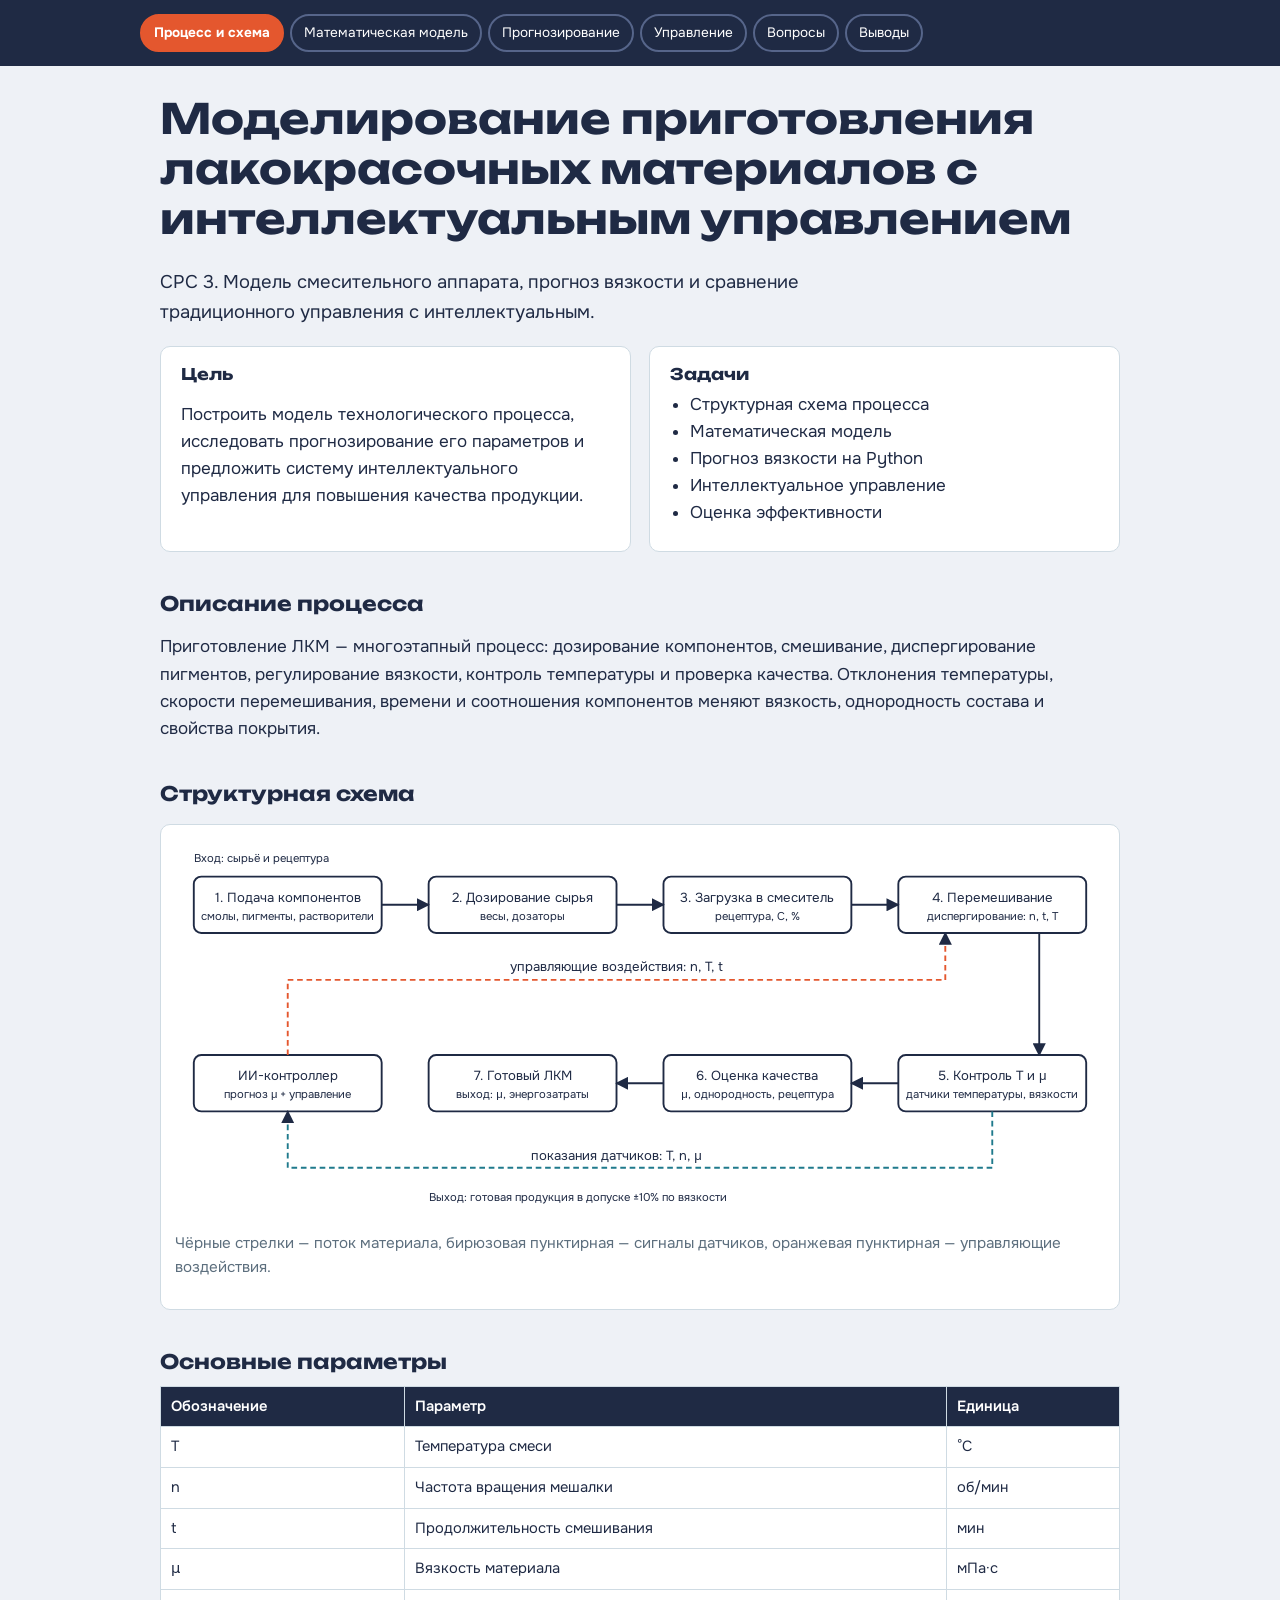
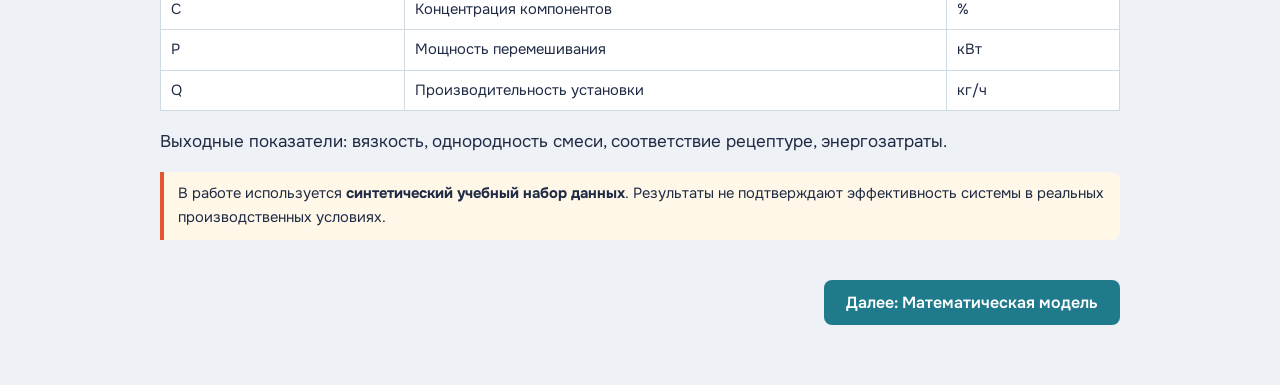
<file: index.html>
<!doctype html><html lang="ru"><head><meta charset="utf-8"><meta name="viewport" content="width=device-width,initial-scale=1"><title>Процесс и схема — Моделирование приготовления ЛКМ</title>
<link rel="stylesheet" href="https://fonts.googleapis.com/css2?family=Onest:wght@400;600&family=Unbounded:wght@500;700&display=swap&subset=cyrillic"><link rel="stylesheet" href="style.css"></head><body>
<header class="top"><nav class="steps" aria-label="Разделы"><a class="p on" href="index.html">Процесс и схема</a><a class="p" href="model.html">Математическая модель</a><a class="p" href="forecast.html">Прогнозирование</a><a class="p" href="control.html">Управление</a><a class="p" href="questions.html">Вопросы</a><a class="p" href="conclusions.html">Выводы</a></nav></header><main><h1>Моделирование приготовления лакокрасочных материалов с интеллектуальным управлением</h1>
<p class="lead">СРС 3. Модель смесительного аппарата, прогноз вязкости и сравнение традиционного управления с интеллектуальным.</p>
<div class="grid"><div class="box"><h3>Цель</h3><p>Построить модель технологического процесса, исследовать прогнозирование его параметров и предложить систему интеллектуального управления для повышения качества продукции.</p></div><div class="box"><h3>Задачи</h3><ul><li>Структурная схема процесса</li><li>Математическая модель</li><li>Прогноз вязкости на Python</li><li>Интеллектуальное управление</li><li>Оценка эффективности</li></ul></div></div>
<h2>Описание процесса</h2><p>Приготовление ЛКМ — многоэтапный процесс: дозирование компонентов, смешивание, диспергирование пигментов, регулирование вязкости, контроль температуры и проверка качества. Отклонения температуры, скорости перемешивания, времени и соотношения компонентов меняют вязкость, однородность состава и свойства покрытия.</p>
<h2>Структурная схема</h2><figure><svg viewBox="0 0 990 400" role="img" aria-label="Структурная схема процесса приготовления ЛКМ"><defs><marker id="a" viewBox="0 0 10 10" refX="9" refY="5" markerWidth="7" markerHeight="7" orient="auto"><path d="M0 0L10 5L0 10z" fill="#1F2A44"/></marker></defs>
<rect x="20" y="40" width="200" height="60" rx="8" fill="#fff" stroke="#1F2A44" stroke-width="2"/><text x="120.0" y="67" text-anchor="middle" font-weight="600">1. Подача компонентов</text><text x="120.0" y="86" text-anchor="middle" fill="#5d6f7e" style="font-size:12px">смолы, пигменты, растворители</text><rect x="270" y="40" width="200" height="60" rx="8" fill="#fff" stroke="#1F2A44" stroke-width="2"/><text x="370.0" y="67" text-anchor="middle" font-weight="600">2. Дозирование сырья</text><text x="370.0" y="86" text-anchor="middle" fill="#5d6f7e" style="font-size:12px">весы, дозаторы</text><rect x="520" y="40" width="200" height="60" rx="8" fill="#fff" stroke="#1F2A44" stroke-width="2"/><text x="620.0" y="67" text-anchor="middle" font-weight="600">3. Загрузка в смеситель</text><text x="620.0" y="86" text-anchor="middle" fill="#5d6f7e" style="font-size:12px">рецептура, C, %</text><rect x="770" y="40" width="200" height="60" rx="8" fill="#fff" stroke="#1F2A44" stroke-width="2"/><text x="870.0" y="67" text-anchor="middle" font-weight="600">4. Перемешивание</text><text x="870.0" y="86" text-anchor="middle" fill="#5d6f7e" style="font-size:12px">диспергирование: n, t, T</text>
<rect x="770" y="230" width="200" height="60" rx="8" fill="#fff" stroke="#1F2A44" stroke-width="2"/><text x="870.0" y="257" text-anchor="middle" font-weight="600">5. Контроль T и μ</text><text x="870.0" y="276" text-anchor="middle" fill="#5d6f7e" style="font-size:12px">датчики температуры, вязкости</text><rect x="520" y="230" width="200" height="60" rx="8" fill="#fff" stroke="#1F2A44" stroke-width="2"/><text x="620.0" y="257" text-anchor="middle" font-weight="600">6. Оценка качества</text><text x="620.0" y="276" text-anchor="middle" fill="#5d6f7e" style="font-size:12px">μ, однородность, рецептура</text><rect x="270" y="230" width="200" height="60" rx="8" fill="#fff" stroke="#1F2A44" stroke-width="2"/><text x="370.0" y="257" text-anchor="middle" font-weight="600">7. Готовый ЛКМ</text><text x="370.0" y="276" text-anchor="middle" fill="#5d6f7e" style="font-size:12px">выход: μ, энергозатраты</text>
<rect x="20" y="230" width="200" height="60" rx="8" fill="#fff" stroke="#1F2A44" stroke-width="2"/><text x="120.0" y="257" text-anchor="middle" font-weight="600">ИИ-контроллер</text><text x="120.0" y="276" text-anchor="middle" fill="#5d6f7e" style="font-size:12px">прогноз μ + управление</text>
<path d="M220 70H270" fill="none" stroke="#1F2A44" stroke-width="2"  marker-end="url(#a)"/><path d="M470 70H520" fill="none" stroke="#1F2A44" stroke-width="2"  marker-end="url(#a)"/><path d="M720 70H770" fill="none" stroke="#1F2A44" stroke-width="2"  marker-end="url(#a)"/><path d="M920 100V230" fill="none" stroke="#1F2A44" stroke-width="2"  marker-end="url(#a)"/><path d="M770 260H720" fill="none" stroke="#1F2A44" stroke-width="2"  marker-end="url(#a)"/><path d="M520 260H470" fill="none" stroke="#1F2A44" stroke-width="2"  marker-end="url(#a)"/>
<path d="M870 290V350H120V290" fill="none" stroke="#1F7A8C" stroke-width="2" stroke-dasharray="6 4" marker-end="url(#a)"/><path d="M120 230V150H820V100" fill="none" stroke="#E4572E" stroke-width="2" stroke-dasharray="6 4" marker-end="url(#a)"/>
<text x="470" y="342" text-anchor="middle" fill="#1F7A8C">показания датчиков: T, n, μ</text><text x="470" y="140" text-anchor="middle" fill="#E4572E">управляющие воздействия: n, T, t</text>
<text x="20" y="25" style="font-size:12px">Вход: сырьё и рецептура</text><text x="270" y="385" style="font-size:12px">Выход: готовая продукция в допуске ±10% по вязкости</text></svg><p class="out">Чёрные стрелки — поток материала, бирюзовая пунктирная — сигналы датчиков, оранжевая пунктирная — управляющие воздействия.</p></figure>
<h2>Основные параметры</h2><div class="scroll"><table class="tbl"><tr><th>Обозначение</th><th>Параметр</th><th>Единица</th></tr><tr><td>T</td><td>Температура смеси</td><td>°C</td></tr><tr><td>n</td><td>Частота вращения мешалки</td><td>об/мин</td></tr><tr><td>t</td><td>Продолжительность смешивания</td><td>мин</td></tr><tr><td>μ</td><td>Вязкость материала</td><td>мПа·с</td></tr><tr><td>C</td><td>Концентрация компонентов</td><td>%</td></tr><tr><td>P</td><td>Мощность перемешивания</td><td>кВт</td></tr><tr><td>Q</td><td>Производительность установки</td><td>кг/ч</td></tr></table></div>
<p>Выходные показатели: вязкость, однородность смеси, соответствие рецептуре, энергозатраты.</p>
<p class="note">В работе используется <b>синтетический учебный набор данных</b>. Результаты не подтверждают эффективность системы в реальных производственных условиях.</p><div class="nav"><span></span><a class="btn" href="model.html">Далее: Математическая модель</a></div></main><script src="results.js"></script><script src="app.js"></script></body></html>
</file>
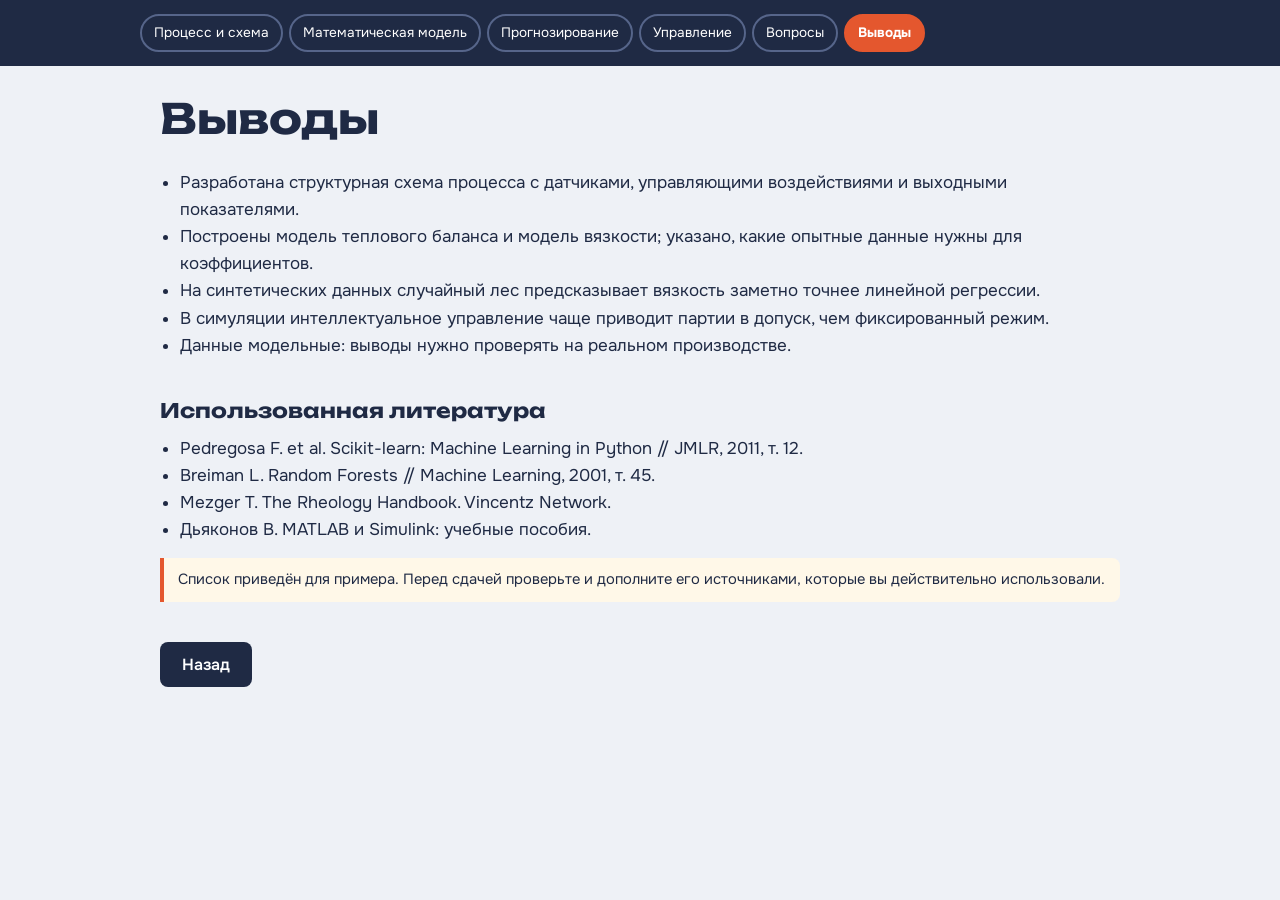
<file: conclusions.html>
<!doctype html><html lang="ru"><head><meta charset="utf-8"><meta name="viewport" content="width=device-width,initial-scale=1"><title>Выводы — Моделирование приготовления ЛКМ</title>
<link rel="stylesheet" href="https://fonts.googleapis.com/css2?family=Onest:wght@400;600&family=Unbounded:wght@500;700&display=swap&subset=cyrillic"><link rel="stylesheet" href="style.css"></head><body>
<header class="top"><nav class="steps" aria-label="Разделы"><a class="p" href="index.html">Процесс и схема</a><a class="p" href="model.html">Математическая модель</a><a class="p" href="forecast.html">Прогнозирование</a><a class="p" href="control.html">Управление</a><a class="p" href="questions.html">Вопросы</a><a class="p on" href="conclusions.html">Выводы</a></nav></header><main><h1>Выводы</h1><ul><li>Разработана структурная схема процесса с датчиками, управляющими воздействиями и выходными показателями.</li><li>Построены модель теплового баланса и модель вязкости; указано, какие опытные данные нужны для коэффициентов.</li><li>На синтетических данных случайный лес предсказывает вязкость заметно точнее линейной регрессии.</li><li>В симуляции интеллектуальное управление чаще приводит партии в допуск, чем фиксированный режим.</li><li>Данные модельные: выводы нужно проверять на реальном производстве.</li></ul>
<h2>Использованная литература</h2><ul><li>Pedregosa F. et al. Scikit-learn: Machine Learning in Python // JMLR, 2011, т. 12.</li><li>Breiman L. Random Forests // Machine Learning, 2001, т. 45.</li><li>Mezger T. The Rheology Handbook. Vincentz Network.</li><li>Дьяконов В. MATLAB и Simulink: учебные пособия.</li></ul><p class="note">Список приведён для примера. Перед сдачей проверьте и дополните его источниками, которые вы действительно использовали.</p><div class="nav"><a class="btn alt" href="questions.html">Назад</a><span></span></div></main><script src="results.js"></script><script src="app.js"></script></body></html>
</file>
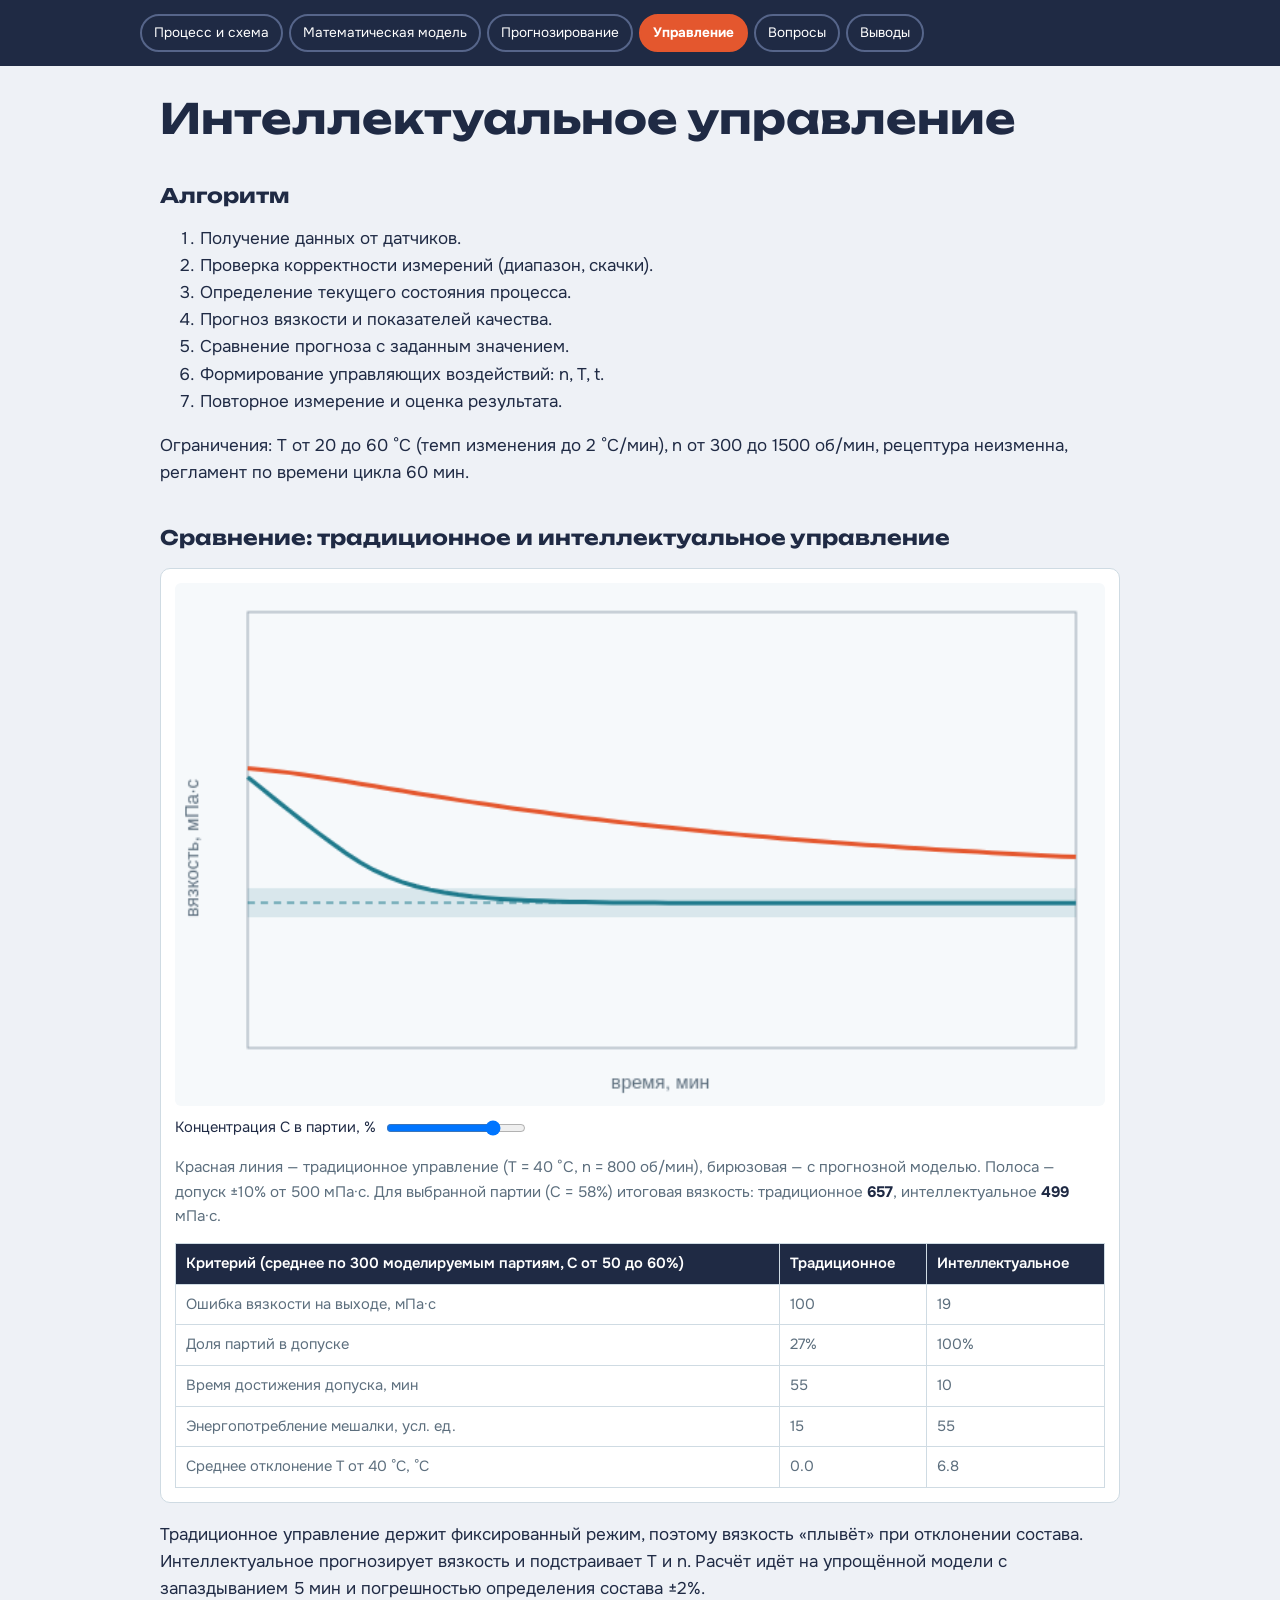
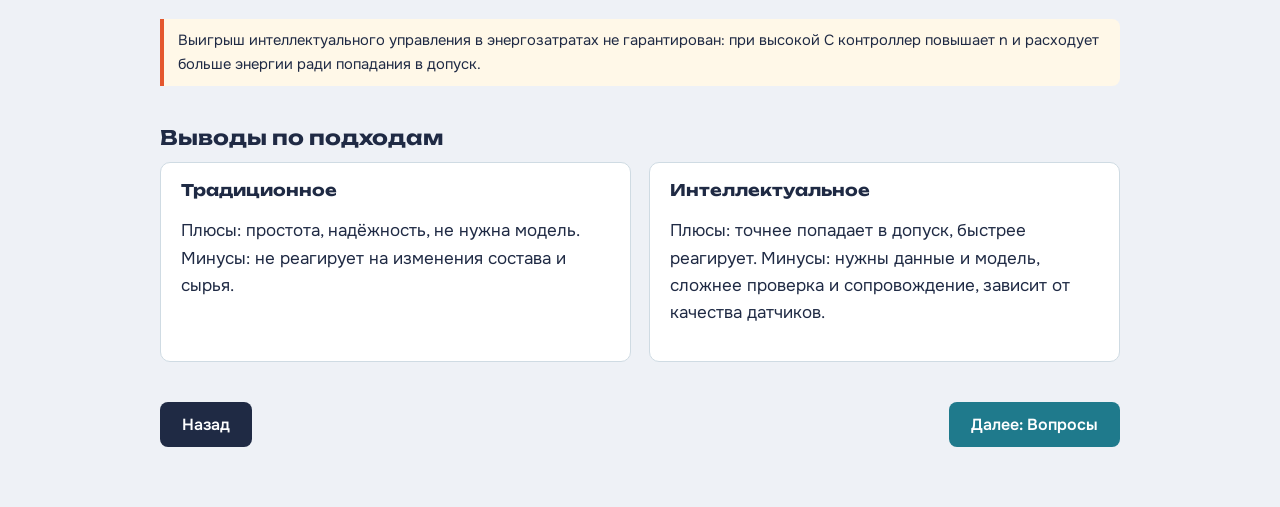
<file: control.html>
<!doctype html><html lang="ru"><head><meta charset="utf-8"><meta name="viewport" content="width=device-width,initial-scale=1"><title>Интеллектуальное управление — Моделирование приготовления ЛКМ</title>
<link rel="stylesheet" href="https://fonts.googleapis.com/css2?family=Onest:wght@400;600&family=Unbounded:wght@500;700&display=swap&subset=cyrillic"><link rel="stylesheet" href="style.css"></head><body>
<header class="top"><nav class="steps" aria-label="Разделы"><a class="p" href="index.html">Процесс и схема</a><a class="p" href="model.html">Математическая модель</a><a class="p" href="forecast.html">Прогнозирование</a><a class="p on" href="control.html">Управление</a><a class="p" href="questions.html">Вопросы</a><a class="p" href="conclusions.html">Выводы</a></nav></header><main><h1>Интеллектуальное управление</h1>
<h2>Алгоритм</h2><ol><li>Получение данных от датчиков.</li><li>Проверка корректности измерений (диапазон, скачки).</li><li>Определение текущего состояния процесса.</li><li>Прогноз вязкости и показателей качества.</li><li>Сравнение прогноза с заданным значением.</li><li>Формирование управляющих воздействий: n, T, t.</li><li>Повторное измерение и оценка результата.</li></ol>
<p>Ограничения: T от 20 до 60 °C (темп изменения до 2 °C/мин), n от 300 до 1500 об/мин, рецептура неизменна, регламент по времени цикла 60 мин.</p>
<h2>Сравнение: традиционное и интеллектуальное управление</h2><figure data-d="ctrl"><canvas width="640" height="360" role="img" aria-label="Интерактивный график"></canvas><div class="ctl"><label>Концентрация C в партии, %<input type="range" name="C" min="50" max="60" step="0.5" value="58"></label></div><div class="out"></div></figure>
<p>Традиционное управление держит фиксированный режим, поэтому вязкость «плывёт» при отклонении состава. Интеллектуальное прогнозирует вязкость и подстраивает T и n. Расчёт идёт на упрощённой модели с запаздыванием 5 мин и погрешностью определения состава ±2%.</p>
<p class="note">Выигрыш интеллектуального управления в энергозатратах не гарантирован: при высокой C контроллер повышает n и расходует больше энергии ради попадания в допуск.</p>
<h2>Выводы по подходам</h2><div class="grid"><div class="box"><h3>Традиционное</h3><p>Плюсы: простота, надёжность, не нужна модель. Минусы: не реагирует на изменения состава и сырья.</p></div><div class="box"><h3>Интеллектуальное</h3><p>Плюсы: точнее попадает в допуск, быстрее реагирует. Минусы: нужны данные и модель, сложнее проверка и сопровождение, зависит от качества датчиков.</p></div></div><div class="nav"><a class="btn alt" href="forecast.html">Назад</a><a class="btn" href="questions.html">Далее: Вопросы</a></div></main><script src="results.js"></script><script src="app.js"></script></body></html>
</file>
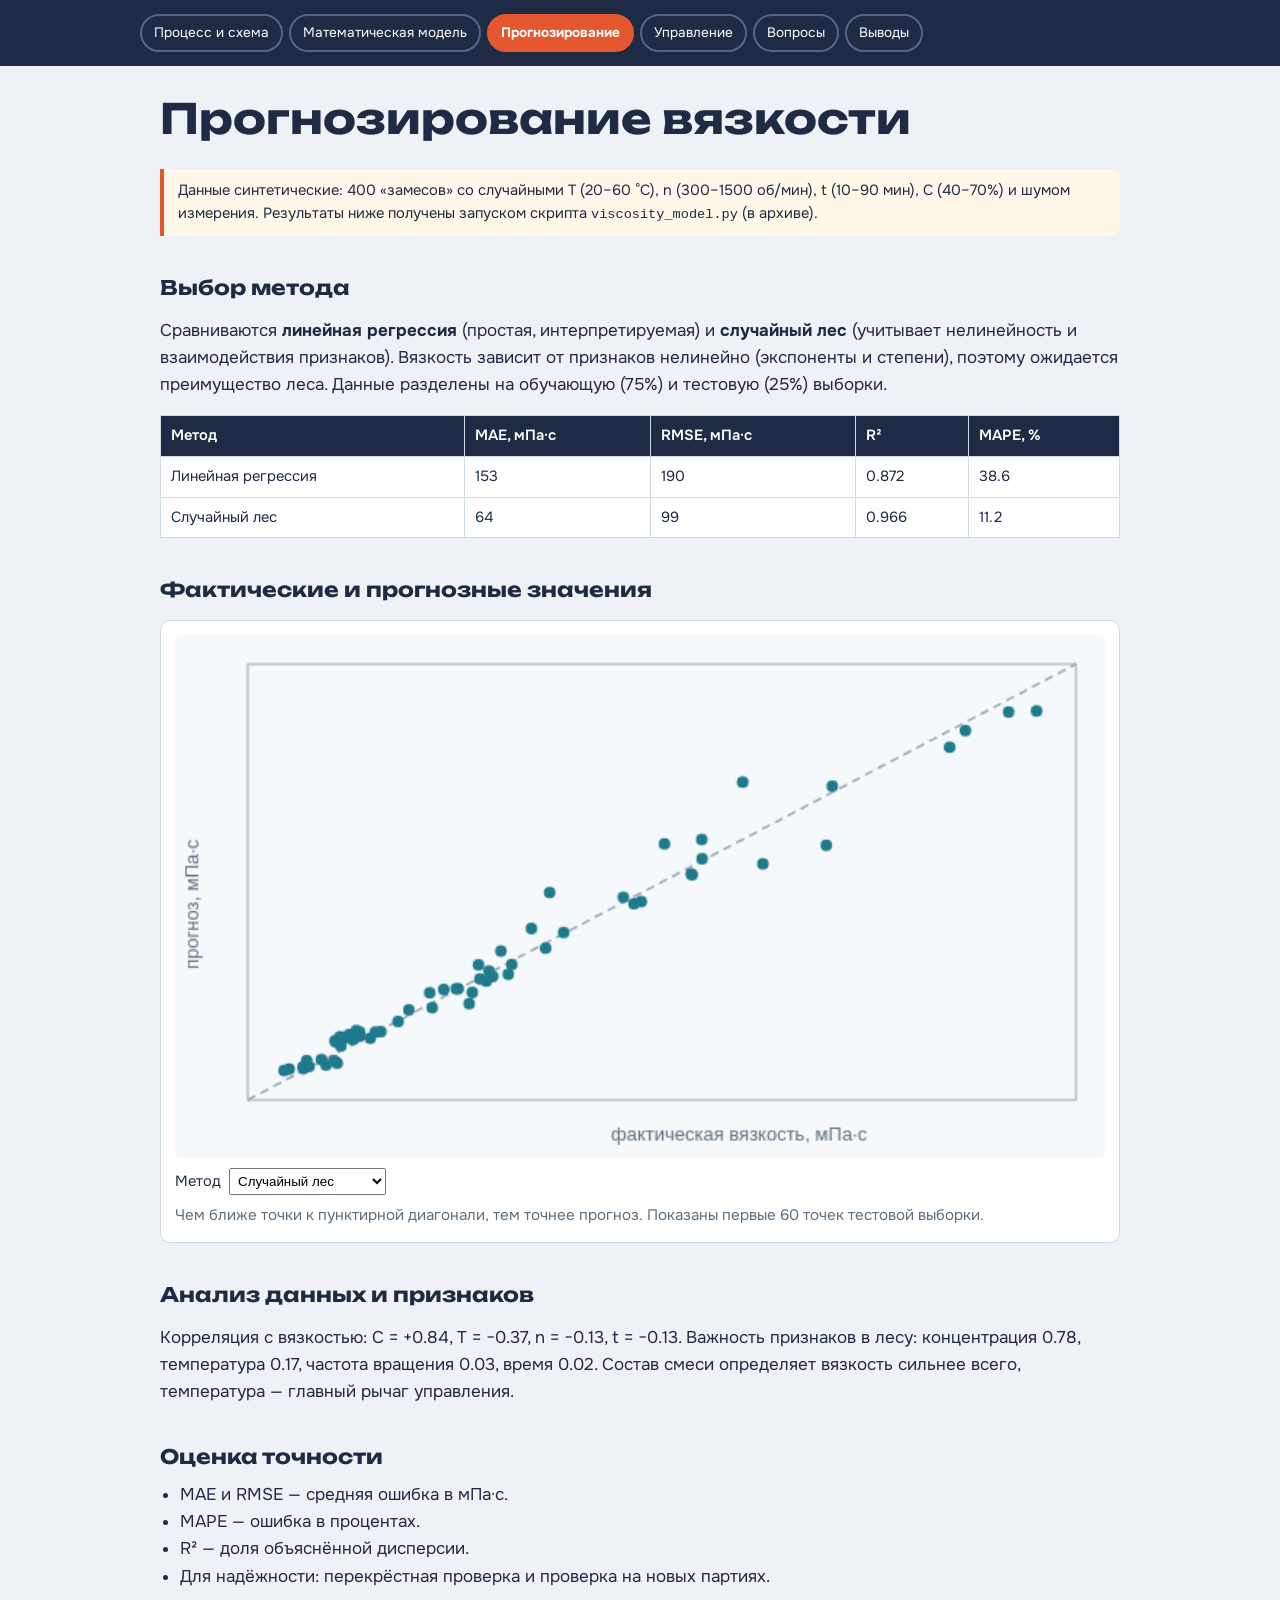
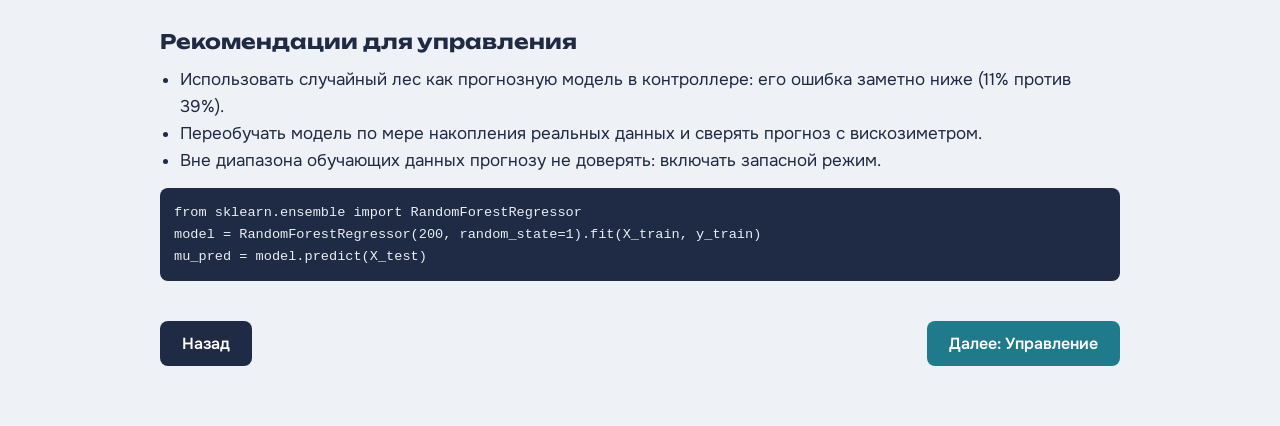
<file: forecast.html>
<!doctype html><html lang="ru"><head><meta charset="utf-8"><meta name="viewport" content="width=device-width,initial-scale=1"><title>Прогнозирование — Моделирование приготовления ЛКМ</title>
<link rel="stylesheet" href="https://fonts.googleapis.com/css2?family=Onest:wght@400;600&family=Unbounded:wght@500;700&display=swap&subset=cyrillic"><link rel="stylesheet" href="style.css"></head><body>
<header class="top"><nav class="steps" aria-label="Разделы"><a class="p" href="index.html">Процесс и схема</a><a class="p" href="model.html">Математическая модель</a><a class="p on" href="forecast.html">Прогнозирование</a><a class="p" href="control.html">Управление</a><a class="p" href="questions.html">Вопросы</a><a class="p" href="conclusions.html">Выводы</a></nav></header><main><h1>Прогнозирование вязкости</h1>
<p class="note">Данные синтетические: 400 «замесов» со случайными T (20–60 °C), n (300–1500 об/мин), t (10–90 мин), C (40–70%) и шумом измерения. Результаты ниже получены запуском скрипта <code>viscosity_model.py</code> (в архиве).</p>
<h2>Выбор метода</h2><p>Сравниваются <b>линейная регрессия</b> (простая, интерпретируемая) и <b>случайный лес</b> (учитывает нелинейность и взаимодействия признаков). Вязкость зависит от признаков нелинейно (экспоненты и степени), поэтому ожидается преимущество леса. Данные разделены на обучающую (75%) и тестовую (25%) выборки.</p>
<div class="scroll"><table class="tbl"><tr><th>Метод</th><th>MAE, мПа·с</th><th>RMSE, мПа·с</th><th>R²</th><th>MAPE, %</th></tr><tr><td>Линейная регрессия</td><td>153</td><td>190</td><td>0.872</td><td>38.6</td></tr><tr><td>Случайный лес</td><td>64</td><td>99</td><td>0.966</td><td>11.2</td></tr></table></div>
<h2>Фактические и прогнозные значения</h2><figure data-d="fc"><canvas width="640" height="360" role="img" aria-label="Интерактивный график"></canvas><div class="ctl"><label>Метод <select name="m"><option value="l">Линейная регрессия</option><option value="f" selected>Случайный лес</option></select></label></div><div class="out"></div></figure>
<h2>Анализ данных и признаков</h2><p>Корреляция с вязкостью: C = +0.84, T = −0.37, n = −0.13, t = −0.13. Важность признаков в лесу: концентрация 0.78, температура 0.17, частота вращения 0.03, время 0.02. Состав смеси определяет вязкость сильнее всего, температура — главный рычаг управления.</p>
<h2>Оценка точности</h2><ul><li>MAE и RMSE — средняя ошибка в мПа·с.</li><li>MAPE — ошибка в процентах.</li><li>R² — доля объяснённой дисперсии.</li><li>Для надёжности: перекрёстная проверка и проверка на новых партиях.</li></ul>
<h2>Рекомендации для управления</h2><ul><li>Использовать случайный лес как прогнозную модель в контроллере: его ошибка заметно ниже (11% против 39%).</li><li>Переобучать модель по мере накопления реальных данных и сверять прогноз с вискозиметром.</li><li>Вне диапазона обучающих данных прогнозу не доверять: включать запасной режим.</li></ul>
<pre>from sklearn.ensemble import RandomForestRegressor
model = RandomForestRegressor(200, random_state=1).fit(X_train, y_train)
mu_pred = model.predict(X_test)</pre><div class="nav"><a class="btn alt" href="model.html">Назад</a><a class="btn" href="control.html">Далее: Управление</a></div></main><script src="results.js"></script><script src="app.js"></script></body></html>
</file>
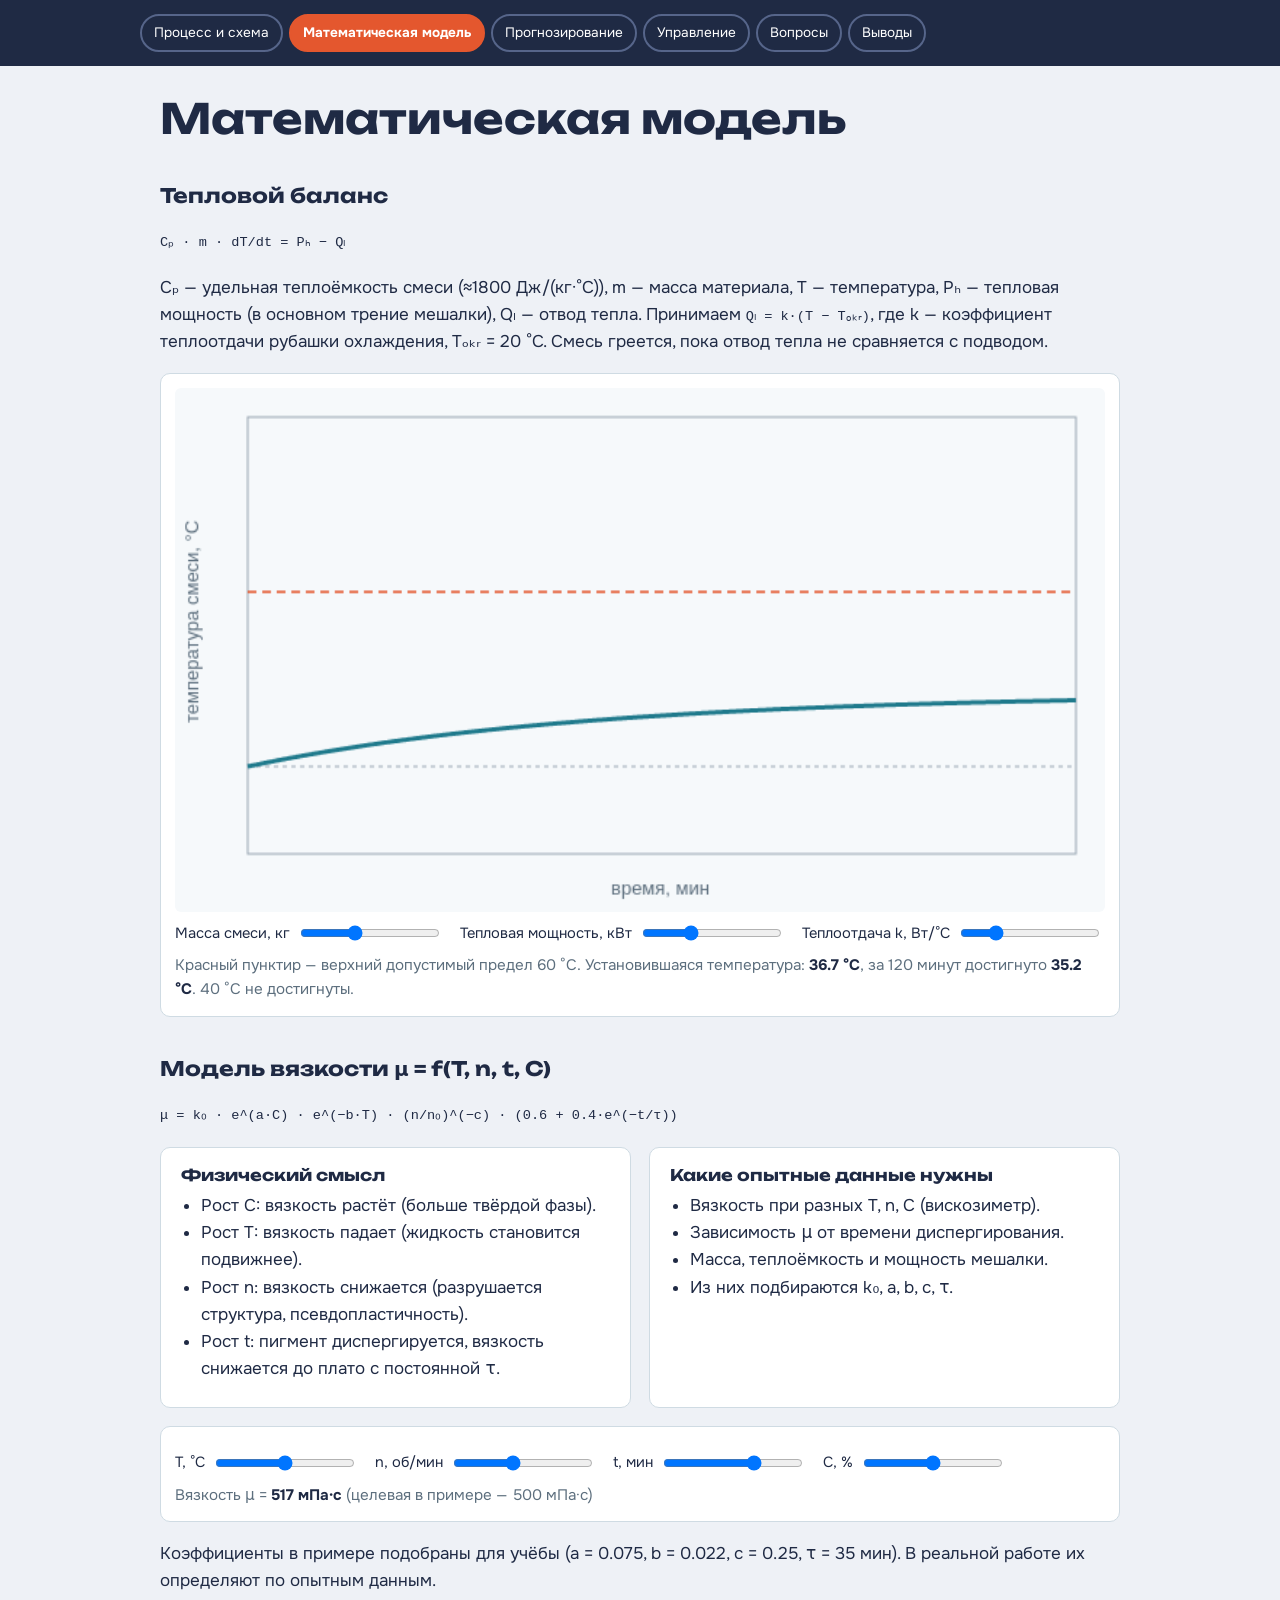
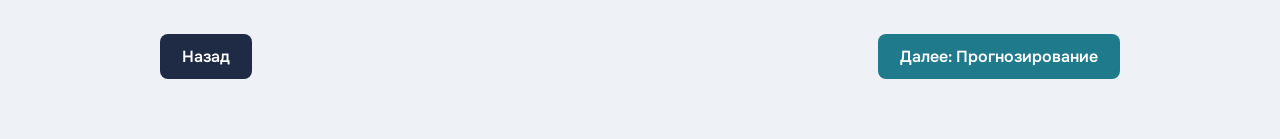
<file: model.html>
<!doctype html><html lang="ru"><head><meta charset="utf-8"><meta name="viewport" content="width=device-width,initial-scale=1"><title>Математическая модель — Моделирование приготовления ЛКМ</title>
<link rel="stylesheet" href="https://fonts.googleapis.com/css2?family=Onest:wght@400;600&family=Unbounded:wght@500;700&display=swap&subset=cyrillic"><link rel="stylesheet" href="style.css"></head><body>
<header class="top"><nav class="steps" aria-label="Разделы"><a class="p" href="index.html">Процесс и схема</a><a class="p on" href="model.html">Математическая модель</a><a class="p" href="forecast.html">Прогнозирование</a><a class="p" href="control.html">Управление</a><a class="p" href="questions.html">Вопросы</a><a class="p" href="conclusions.html">Выводы</a></nav></header><main><h1>Математическая модель</h1>
<h2>Тепловой баланс</h2><p class="lead"><code>Cₚ · m · dT/dt = Pₕ − Qₗ</code></p>
<p>Cₚ — удельная теплоёмкость смеси (≈1800 Дж/(кг·°C)), m — масса материала, T — температура, Pₕ — тепловая мощность (в основном трение мешалки), Qₗ — отвод тепла. Принимаем <code>Qₗ = k·(T − Tₒₖᵣ)</code>, где k — коэффициент теплоотдачи рубашки охлаждения, Tₒₖᵣ = 20 °C. Смесь греется, пока отвод тепла не сравняется с подводом.</p><figure data-d="heat"><canvas width="640" height="360" role="img" aria-label="Интерактивный график"></canvas><div class="ctl"><label>Масса смеси, кг<input type="range" name="m" min="200" max="1000" step="50" value="500"></label><label>Тепловая мощность, кВт<input type="range" name="p" min="0" max="15" step="0.5" value="5"></label><label>Теплоотдача k, Вт/°C<input type="range" name="k" min="100" max="1000" step="25" value="300"></label></div><div class="out"></div></figure>
<h2>Модель вязкости μ = f(T, n, t, C)</h2><p class="lead"><code>μ = k₀ · e^(a·C) · e^(−b·T) · (n/n₀)^(−c) · (0.6 + 0.4·e^(−t/τ))</code></p>
<div class="grid"><div class="box"><h3>Физический смысл</h3><ul><li>Рост C: вязкость растёт (больше твёрдой фазы).</li><li>Рост T: вязкость падает (жидкость становится подвижнее).</li><li>Рост n: вязкость снижается (разрушается структура, псевдопластичность).</li><li>Рост t: пигмент диспергируется, вязкость снижается до плато с постоянной τ.</li></ul></div><div class="box"><h3>Какие опытные данные нужны</h3><ul><li>Вязкость при разных T, n, C (вискозиметр).</li><li>Зависимость μ от времени диспергирования.</li><li>Масса, теплоёмкость и мощность мешалки.</li><li>Из них подбираются k₀, a, b, c, τ.</li></ul></div></div><figure data-d="visc"><div class="ctl"><label>T, °C<input type="range" name="T" min="20" max="60" step="1" value="40"></label><label>n, об/мин<input type="range" name="n" min="300" max="1500" step="10" value="800"></label><label>t, мин<input type="range" name="t" min="0" max="90" step="1" value="60"></label><label>C, %<input type="range" name="C" min="40" max="70" step="1" value="55"></label></div><div class="out"></div></figure><p>Коэффициенты в примере подобраны для учёбы (a = 0.075, b = 0.022, c = 0.25, τ = 35 мин). В реальной работе их определяют по опытным данным.</p><div class="nav"><a class="btn alt" href="index.html">Назад</a><a class="btn" href="forecast.html">Далее: Прогнозирование</a></div></main><script src="results.js"></script><script src="app.js"></script></body></html>
</file>
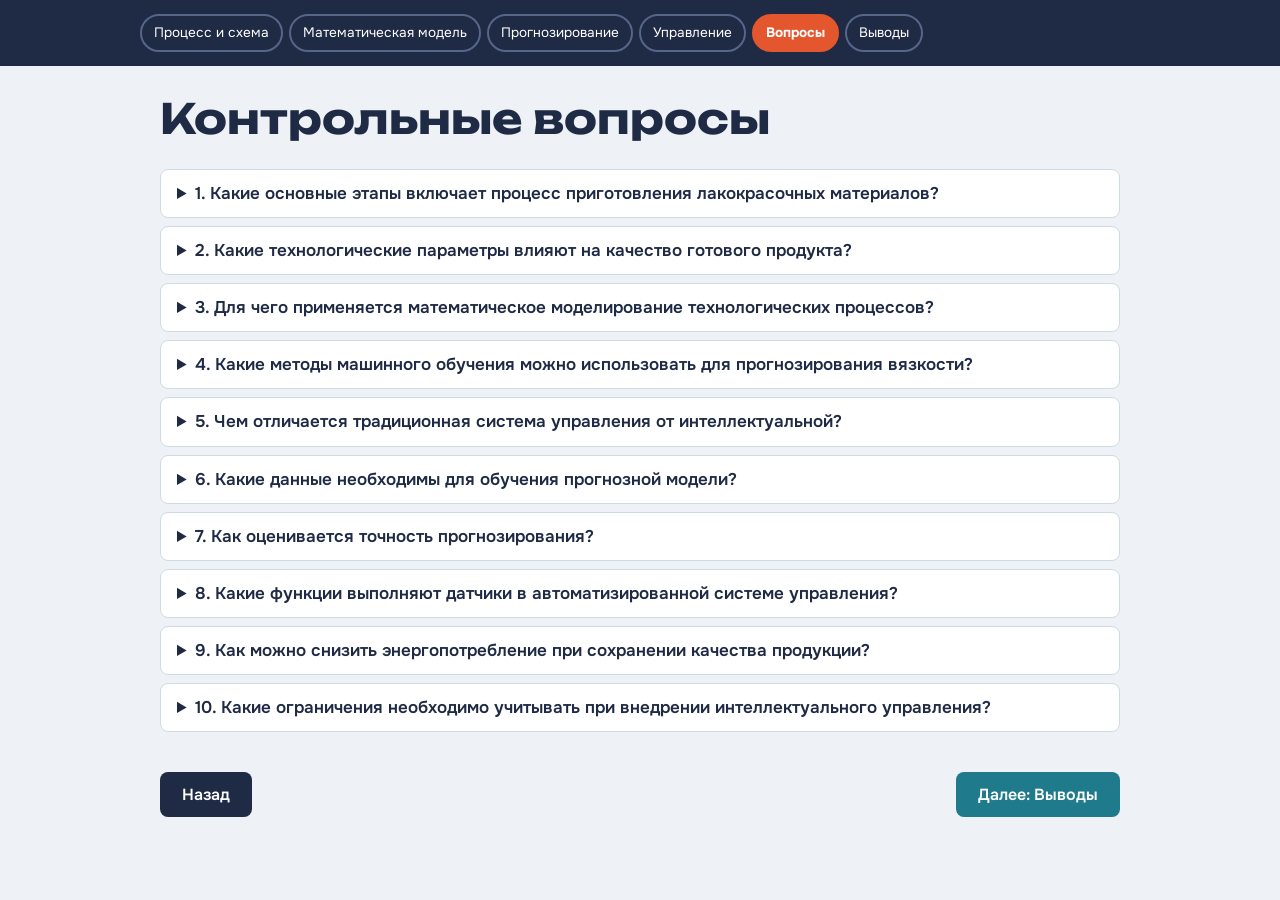
<file: questions.html>
<!doctype html><html lang="ru"><head><meta charset="utf-8"><meta name="viewport" content="width=device-width,initial-scale=1"><title>Контрольные вопросы — Моделирование приготовления ЛКМ</title>
<link rel="stylesheet" href="https://fonts.googleapis.com/css2?family=Onest:wght@400;600&family=Unbounded:wght@500;700&display=swap&subset=cyrillic"><link rel="stylesheet" href="style.css"></head><body>
<header class="top"><nav class="steps" aria-label="Разделы"><a class="p" href="index.html">Процесс и схема</a><a class="p" href="model.html">Математическая модель</a><a class="p" href="forecast.html">Прогнозирование</a><a class="p" href="control.html">Управление</a><a class="p on" href="questions.html">Вопросы</a><a class="p" href="conclusions.html">Выводы</a></nav></header><main><h1>Контрольные вопросы</h1><details><summary>1. Какие основные этапы включает процесс приготовления лакокрасочных материалов?</summary><p>Подача и дозирование компонентов, загрузка в смеситель, смешивание и диспергирование пигментов, регулирование вязкости и температуры, контроль и оценка качества, получение готового материала.</p></details><details><summary>2. Какие технологические параметры влияют на качество готового продукта?</summary><p>Температура, частота вращения мешалки, время смешивания, состав и концентрация компонентов, мощность перемешивания. Их отклонения меняют вязкость и однородность.</p></details><details><summary>3. Для чего применяется математическое моделирование технологических процессов?</summary><p>Чтобы предсказывать поведение процесса без дорогих опытов, подбирать режимы, обучать операторов и проверять алгоритмы управления до внедрения.</p></details><details><summary>4. Какие методы машинного обучения можно использовать для прогнозирования вязкости?</summary><p>Линейная регрессия, дерево решений, случайный лес, градиентный бустинг, нейронные сети. При нелинейных зависимостях лучше работают лес и нейросети.</p></details><details><summary>5. Чем отличается традиционная система управления от интеллектуальной?</summary><p>Традиционная держит заданные параметры по обратной связи. Интеллектуальная использует модель-прогноз, учитывает состояние процесса и ограничения и сама подбирает режим.</p></details><details><summary>6. Какие данные необходимы для обучения прогнозной модели?</summary><p>Исторические значения T, n, t, состава и измеренной вязкости, записанные по партиям, с достаточным разбросом режимов и очищенные от ошибок датчиков.</p></details><details><summary>7. Как оценивается точность прогнозирования?</summary><p>По тестовой выборке: MAE, RMSE, MAPE и R². Дополнительно используют перекрёстную проверку и сравнение с лабораторными измерениями.</p></details><details><summary>8. Какие функции выполняют датчики в автоматизированной системе управления?</summary><p>Измеряют T, n, вязкость, мощность, уровень и дозировку, передают данные в контроллер, позволяют замкнуть обратную связь и выявить аварийные состояния.</p></details><details><summary>9. Как можно снизить энергопотребление при сохранении качества продукции?</summary><p>Не превышать нужную частоту вращения, вовремя останавливать смешивание при достижении вязкости, использовать охлаждение только при необходимости, выбирать режим по прогнозу.</p></details><details><summary>10. Какие ограничения необходимо учитывать при внедрении интеллектуального управления?</summary><p>Пределы оборудования, рецептуру и регламент, точность и надёжность датчиков, качество данных, безопасность (резервный ручной режим) и необходимость периодического переобучения модели.</p></details><div class="nav"><a class="btn alt" href="control.html">Назад</a><a class="btn" href="conclusions.html">Далее: Выводы</a></div></main><script src="results.js"></script><script src="app.js"></script></body></html>
</file>
<file: style.css>
:root{--ink:#1F2A44;--sky:#EEF1F6;--paper:#fff;--wheat:#E4572E;--crop:#1F7A8C;--stress:#E4572E;--mute:#5d6f7e;--line:#cfdbe3}
*{box-sizing:border-box}html{scroll-behavior:smooth}
body{margin:0;background:var(--sky);color:var(--ink);font:17px/1.6 Onest,system-ui,-apple-system,"Segoe UI",Roboto,sans-serif}
h1,h2,h3{font-family:Unbounded,Onest,system-ui,sans-serif;line-height:1.2;margin:0 0 .6em}
h1{font-size:clamp(1.6rem,4.5vw,2.6rem)}h2{font-size:1.25rem;margin-top:2em}h3{font-size:1rem}
header.top{background:var(--ink);color:#fff;padding:14px 20px}
header.top a{color:#fff;text-decoration:none}
.steps{display:flex;gap:6px;flex-wrap:wrap;max-width:1000px;margin:auto;align-items:center}
.steps .home{font-family:Unbounded,sans-serif;font-size:.85rem;margin-right:auto}
.steps a.s{width:34px;height:34px;border-radius:50%;display:grid;place-items:center;border:2px solid #5b7a95;font-size:.9rem}
.steps a.s.on{background:var(--wheat);border-color:var(--wheat);color:var(--ink);font-weight:700}
.steps a.s:hover,.btn:hover{filter:brightness(1.1)}
a:focus-visible,button:focus-visible,input:focus-visible,select:focus-visible{outline:3px solid var(--wheat);outline-offset:2px}
main{max-width:1000px;margin:auto;padding:28px 20px 60px}
.lead{font-size:1.15rem;max-width:62ch}
.grid{display:grid;grid-template-columns:repeat(auto-fit,minmax(260px,1fr));gap:18px}
.box{background:var(--paper);border:1px solid var(--line);border-radius:10px;padding:18px 20px}
.box h3{margin-bottom:.4em}ul{padding-left:1.2em;margin:.4em 0}
.btn{display:inline-block;background:var(--crop);color:#fff;text-decoration:none;border:0;border-radius:8px;padding:12px 22px;font:600 1rem Onest,sans-serif;cursor:pointer}
.btn.alt{background:var(--ink)}
.nav{display:flex;justify-content:space-between;gap:12px;margin-top:40px;flex-wrap:wrap}
figure{margin:18px 0;background:var(--paper);border:1px solid var(--line);border-radius:10px;padding:14px}
canvas{width:100%;height:auto;display:block;background:#f6f9fb;border-radius:6px}
.ctl{display:flex;gap:18px;flex-wrap:wrap;align-items:center;margin-top:10px;font-size:.92rem}
.ctl label{display:flex;gap:8px;align-items:center}.ctl input[type=range]{width:140px}
.ctl input[type=number]{width:110px;padding:4px 6px}.ctl select{padding:4px}
.out{margin-top:8px;font-size:.95rem;color:var(--mute)}.out b{color:var(--ink)}
.tbl{width:100%;border-collapse:collapse;background:var(--paper);font-size:.92rem}
.tbl th,.tbl td{border:1px solid var(--line);padding:8px 10px;text-align:left;vertical-align:top}
.tbl th{background:var(--ink);color:#fff;font-weight:600}
.scroll{overflow-x:auto}
.map{display:grid;grid-template-columns:repeat(auto-fit,minmax(130px,1fr));gap:10px;margin:18px 0}
.map a{background:var(--paper);border:1px solid var(--line);border-left:6px solid var(--crop);border-radius:8px;padding:10px 12px;text-decoration:none;color:var(--ink);font-size:.9rem}
.map a b{display:block;font-family:Unbounded,sans-serif;font-size:.8rem}
.map a:hover{border-left-color:var(--wheat)}
code,pre{font-family:ui-monospace,Menlo,Consolas,monospace;font-size:.85rem}
pre{background:var(--ink);color:#e8eef3;padding:14px;border-radius:8px;overflow-x:auto}
.note{border-left:4px solid var(--wheat);background:#fff8e8;padding:10px 14px;border-radius:0 8px 8px 0;font-size:.92rem}
@media(prefers-reduced-motion:reduce){html{scroll-behavior:auto}}
.steps a.p{padding:6px 12px;border-radius:20px;border:2px solid #56658a;font-size:.85rem;color:#fff;text-decoration:none}
.steps a.p.on{background:var(--wheat);border-color:var(--wheat);font-weight:700}
details{background:var(--paper);border:1px solid var(--line);border-radius:8px;padding:10px 16px;margin:8px 0}summary{cursor:pointer;font-weight:600}
svg{width:100%;height:auto}svg text{font:14px Onest,sans-serif;fill:#1F2A44}
</file>
